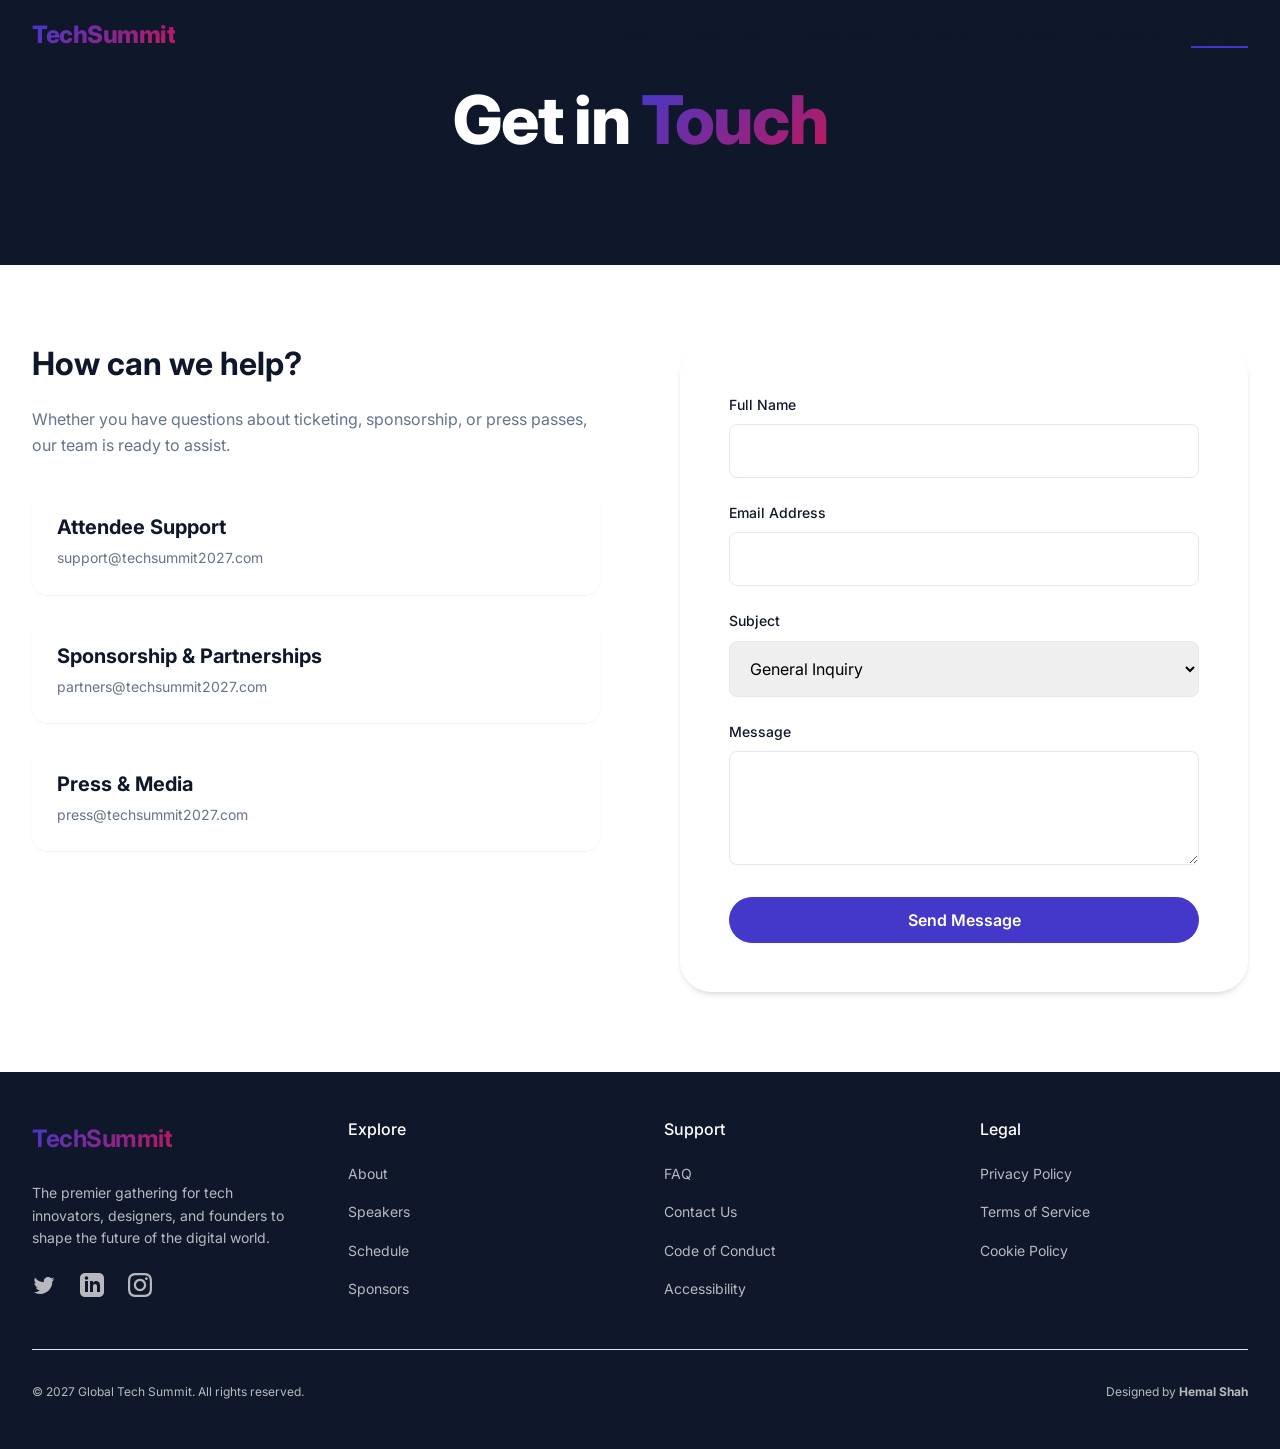
<file: contact.html>
<!DOCTYPE html>
<html lang="en">
<head>
    <meta charset="UTF-8">
    <meta name="viewport" content="width=device-width, initial-scale=1.0">
    <!-- Meta title suggestion: Contact Us | Global Tech Summit 2027 -->
    <title>Contact - Global Tech Summit 2027</title>
    <link rel="stylesheet" href="styles.css">
</head>
<body class="page-contact">
    <header class="site-header glass-nav" role="banner">
        <nav class="main-nav container">
            <a href="index.html" class="logo"><span class="gradient-text-primary">TechSummit</span></a>
            <ul class="nav-links">
                <li><a href="index.html">Home</a></li>
                <li><a href="about.html">About Event</a></li>
                <li><a href="speakers.html">Speakers</a></li>
                <li><a href="schedule.html">Schedule</a></li>
                <li><a href="tickets.html">Tickets</a></li>
                <li><a href="sponsors.html">Sponsors</a></li>
                <li><a href="contact.html" aria-current="page">Contact</a></li>
            </ul>
        </nav>
    </header>

    <main id="main-content">
        <section class="section-inner-hero bg-dark text-white py-xxl relative text-center">
            <div class="container relative z-10">
                <h1 class="display-title mb-md">Get in <span class="gradient-text-primary">Touch</span></h1>
            </div>
        </section>

        <section class="section-contact py-xxl">
            <div class="container grid-2-col gap-xxl align-start">
                <div class="contact-info space-y-md">
                    <h2 class="h2 mb-sm">How can we help?</h2>
                    <p class="text-muted mb-lg">Whether you have questions about ticketing, sponsorship, or press passes, our team is ready to assist.</p>
                    
                    <article class="contact-card glass-panel p-md rounded-lg shadow-sm border-l-primary">
                        <h3 class="h5 mb-xs">Attendee Support</h3>
                        <p class="text-muted text-sm">support@techsummit2027.com</p>
                    </article>
                    <article class="contact-card glass-panel p-md rounded-lg shadow-sm border-l-secondary">
                        <h3 class="h5 mb-xs">Sponsorship & Partnerships</h3>
                        <p class="text-muted text-sm">partners@techsummit2027.com</p>
                    </article>
                    <article class="contact-card glass-panel p-md rounded-lg shadow-sm border-l-accent">
                        <h3 class="h5 mb-xs">Press & Media</h3>
                        <p class="text-muted text-sm">press@techsummit2027.com</p>
                    </article>
                </div>
                
                <div class="contact-form-wrapper glass-panel p-xl rounded-2xl shadow-md border-subtle">
                    <form class="contact-form space-y-md">
                        <div>
                            <label for="name" class="block text-sm font-medium mb-xs">Full Name</label>
                            <input type="text" id="name" class="form-input w-full p-sm rounded-md border-subtle" required>
                        </div>
                        <div>
                            <label for="email" class="block text-sm font-medium mb-xs">Email Address</label>
                            <input type="email" id="email" class="form-input w-full p-sm rounded-md border-subtle" required>
                        </div>
                        <div>
                            <label for="subject" class="block text-sm font-medium mb-xs">Subject</label>
                            <select id="subject" class="form-select w-full p-sm rounded-md border-subtle">
                                <option>General Inquiry</option>
                                <option>Ticketing</option>
                                <option>Sponsorship</option>
                            </select>
                        </div>
                        <div>
                            <label for="message" class="block text-sm font-medium mb-xs">Message</label>
                            <textarea id="message" rows="4" class="form-input w-full p-sm rounded-md border-subtle" required></textarea>
                        </div>
                        <button type="submit" class="btn btn-primary w-full">Send Message</button>
                    </form>
                </div>
            </div>
        </section>
    </main>

    <!-- FOOTER -->
    <footer class="site-footer bg-dark text-white-alpha py-xl" role="contentinfo">
        <div class="container">
            <div class="footer-grid grid-4-col gap-xl mb-xl">
                <div class="footer-brand col-span-2-mobile">
                    <a href="index.html" class="logo mb-md inline-block">
                        <span class="gradient-text-primary h4 font-bold text-white">TechSummit</span>
                    </a>
                    <p class="text-sm mb-md max-w-xs">
                        The premier gathering for tech innovators, designers, and founders to shape the future of the digital world.
                    </p>
                    <div class="social-links flex gap-md">
                        <a href="#" aria-label="Twitter" class="hover-text-white transition-colors">
                            <svg width="24" height="24" viewBox="0 0 24 24" fill="currentColor" aria-hidden="true"><path d="M22.46 6c-.77.35-1.6.58-2.46.69.88-.53 1.56-1.37 1.88-2.38-.83.5-1.75.85-2.72 1.05C18.37 4.5 17.26 4 16 4c-2.35 0-4.27 1.92-4.27 4.29 0 .34.04.67.11.98C8.28 9.09 5.11 7.38 3 4.79c-.37.63-.58 1.37-.58 2.15 0 1.49.75 2.81 1.91 3.56-.71 0-1.37-.2-1.95-.5v.03c0 2.08 1.48 3.82 3.44 4.21a4.22 4.22 0 0 1-1.93.07 4.28 4.28 0 0 0 4 2.98 8.521 8.521 0 0 1-5.33 1.84c-.34 0-.68-.02-1.02-.06C3.44 20.29 5.7 21 8.12 21 16 21 20.33 14.46 20.33 8.79c0-.19 0-.37-.01-.56.84-.6 1.56-1.36 2.14-2.23z"></path></svg>
                        </a>
                        <a href="#" aria-label="LinkedIn" class="hover-text-white transition-colors">
                            <svg width="24" height="24" viewBox="0 0 24 24" fill="currentColor" aria-hidden="true"><path d="M19 0h-14c-2.761 0-5 2.239-5 5v14c0 2.761 2.239 5 5 5h14c2.762 0 5-2.239 5-5v-14c0-2.761-2.238-5-5-5zm-11 19h-3v-11h3v11zm-1.5-12.268c-.966 0-1.75-.79-1.75-1.764s.784-1.764 1.75-1.764 1.75.79 1.75 1.764-.783 1.764-1.75 1.764zm13.5 12.268h-3v-5.604c0-3.368-4-3.113-4 0v5.604h-3v-11h3v1.765c1.396-2.586 7-2.777 7 2.476v6.759z"></path></svg>
                        </a>
                        <a href="#" aria-label="Instagram" class="hover-text-white transition-colors">
                            <svg width="24" height="24" viewBox="0 0 24 24" fill="currentColor" aria-hidden="true"><path d="M12 2.163c3.204 0 3.584.012 4.85.07 3.252.148 4.771 1.691 4.919 4.919.058 1.265.069 1.645.069 4.849 0 3.205-.012 3.584-.069 4.849-.149 3.225-1.664 4.771-4.919 4.919-1.266.058-1.644.07-4.85.07-3.204 0-3.584-.012-4.849-.07-3.26-.149-4.771-1.699-4.919-4.92-.058-1.265-.07-1.644-.07-4.849 0-3.204.013-3.583.07-4.849.149-3.227 1.664-4.771 4.919-4.919 1.266-.057 1.645-.069 4.849-.069zm0-2.163c-3.259 0-3.667.014-4.947.072-4.358.2-6.78 2.618-6.98 6.98-.059 1.281-.073 1.689-.073 4.948 0 3.259.014 3.668.072 4.948.2 4.358 2.618 6.78 6.98 6.98 1.281.058 1.689.072 4.948.072 3.259 0 3.668-.014 4.948-.072 4.354-.2 6.782-2.618 6.979-6.98.059-1.28.073-1.689.073-4.948 0-3.259-.014-3.667-.072-4.947-.196-4.354-2.617-6.78-6.979-6.98-1.281-.059-1.69-.073-4.949-.073zm0 5.838c-3.403 0-6.162 2.759-6.162 6.162s2.759 6.163 6.162 6.163 6.162-2.759 6.162-6.163c0-3.403-2.759-6.162-6.162-6.162zm0 10.162c-2.209 0-4-1.79-4-4s1.791-4 4-4 4 1.79 4 4-1.791 4-4 4zm6.406-11.845c-.796 0-1.441.645-1.441 1.44s.645 1.44 1.441 1.44c.795 0 1.439-.645 1.439-1.44s-.644-1.44-1.439-1.44z"></path></svg>
                        </a>
                    </div>
                </div>
                
                <div class="footer-links">
                    <h4 class="text-white mb-md font-medium">Explore</h4>
                    <ul class="no-bullets space-y-sm text-sm">
                        <li><a href="about.html" class="hover-text-primary transition-colors">About</a></li>
                        <li><a href="speakers.html" class="hover-text-primary transition-colors">Speakers</a></li>
                        <li><a href="schedule.html" class="hover-text-primary transition-colors">Schedule</a></li>
                        <li><a href="sponsors.html" class="hover-text-primary transition-colors">Sponsors</a></li>
                    </ul>
                </div>
                
                <div class="footer-links">
                    <h4 class="text-white mb-md font-medium">Support</h4>
                    <ul class="no-bullets space-y-sm text-sm">
                        <li><a href="faq.html" class="hover-text-primary transition-colors">FAQ</a></li>
                        <li><a href="contact.html" class="hover-text-primary transition-colors">Contact Us</a></li>
                        <li><a href="code-of-conduct.html" class="hover-text-primary transition-colors">Code of Conduct</a></li>
                        <li><a href="accessibility.html" class="hover-text-primary transition-colors">Accessibility</a></li>
                    </ul>
                </div>
                
                <div class="footer-links">
                    <h4 class="text-white mb-md font-medium">Legal</h4>
                    <ul class="no-bullets space-y-sm text-sm">
                        <li><a href="privacy.html" class="hover-text-primary transition-colors">Privacy Policy</a></li>
                        <li><a href="terms.html" class="hover-text-primary transition-colors">Terms of Service</a></li>
                        <li><a href="cookies.html" class="hover-text-primary transition-colors">Cookie Policy</a></li>
                    </ul>
                </div>
            </div>
            
            <div class="footer-bottom border-t border-dark-lighter pt-lg flex justify-between align-center text-xs flex-col-mobile gap-sm text-center-mobile">
                <p>&copy; <time datetime="2027">2027</time> Global Tech Summit. All rights reserved.</p>
                <p>Designed by <a href="https://hemalshah.vercel.app" target="_blank" rel="noopener noreferrer" class="hover-text-primary transition-colors font-bold">Hemal Shah</a></p>
            </div>
        </div>
    </footer>

    <script src="main.js" defer></script>
</body>
</html>
</file>
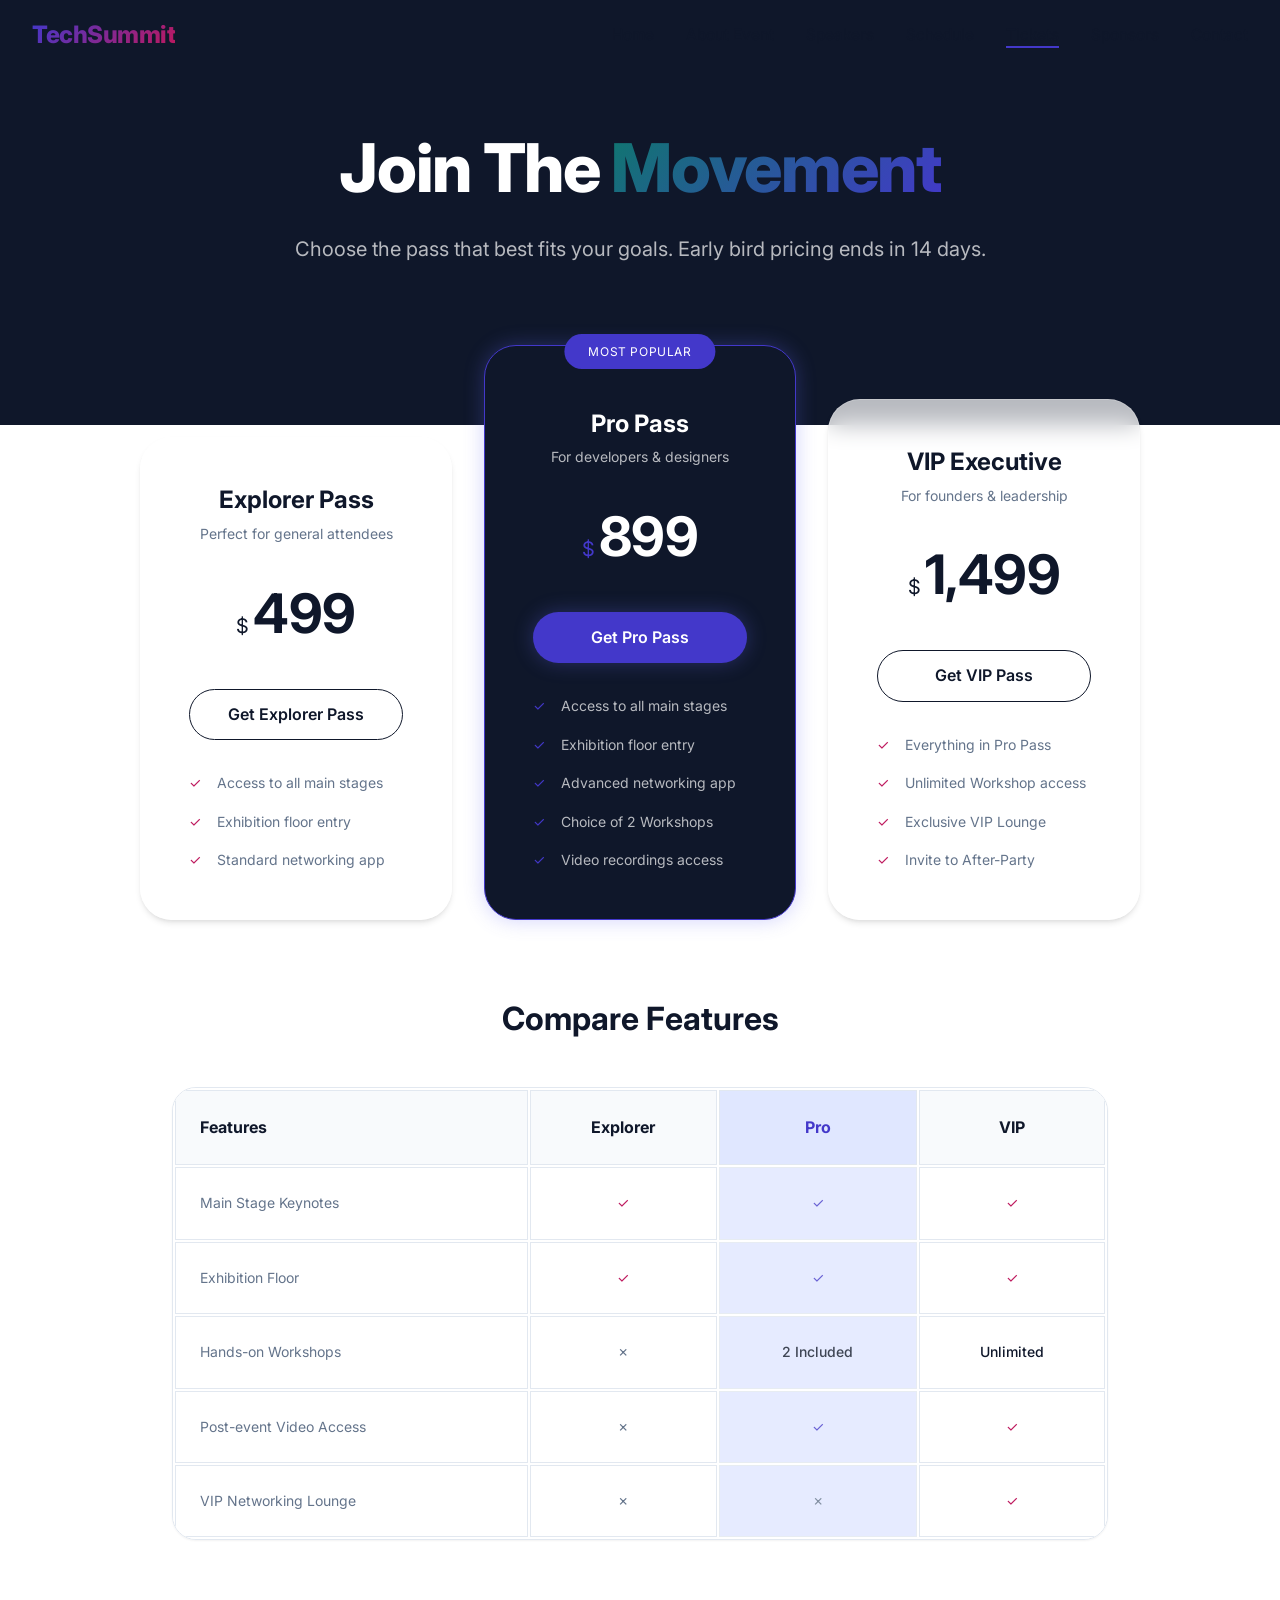
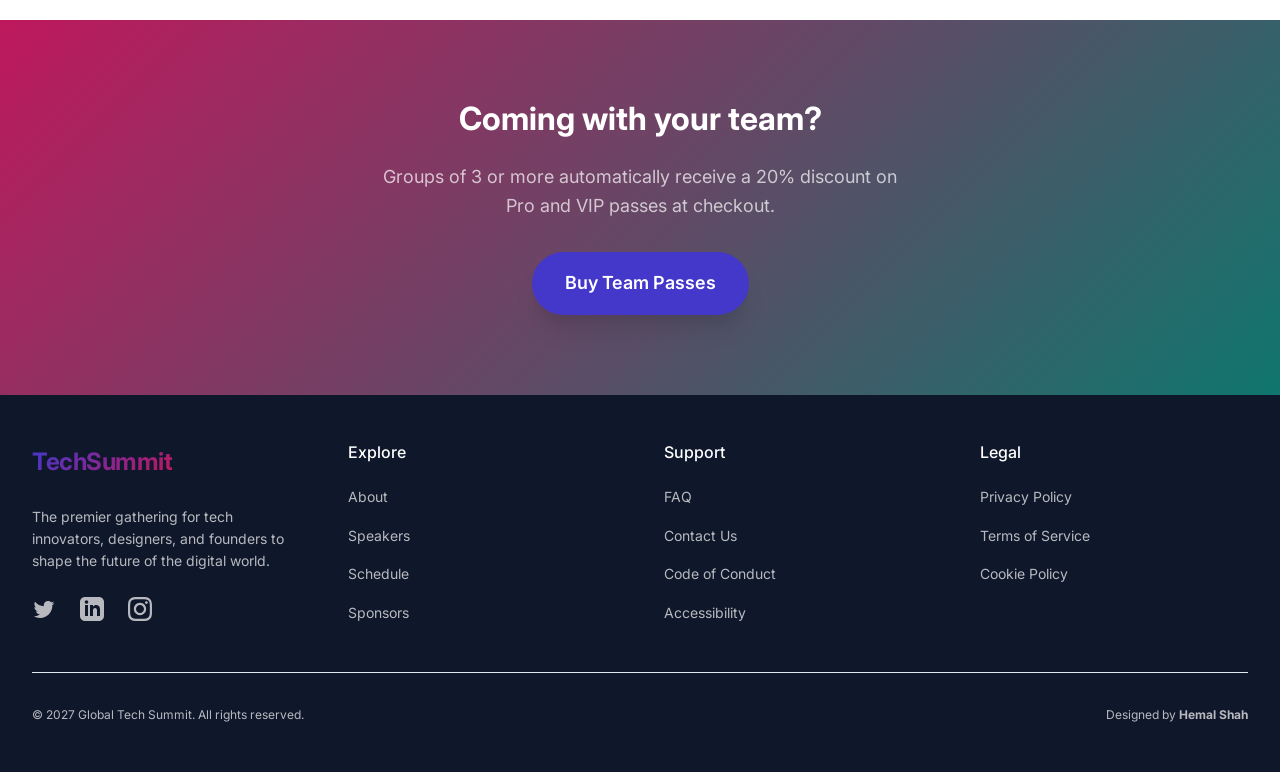
<file: tickets.html>
<!DOCTYPE html>
<html lang="en">
<head>
    <meta charset="UTF-8">
    <meta name="viewport" content="width=device-width, initial-scale=1.0">
    
    <!-- Meta title suggestion: Tickets & Pricing | Global Tech Summit 2027 -->
    <meta name="description" content="Secure your pass for the Global Tech Summit. Compare Explorer, Pro, and VIP Executive passes. Early bird pricing ends soon!">
    <!-- Schema suggestion: Product schema for each ticket type with Offers -->
    
    <title>Tickets - Global Tech Summit 2027</title>
    <link rel="stylesheet" href="styles.css">
</head>
<body class="page-tickets">
    
    <!-- Smooth Section Transition -->
    
    <!-- HEADER & NAVIGATION -->
    <header class="site-header glass-nav" role="banner">
        <nav class="main-nav container" aria-label="Main Navigation">
            <a href="index.html" class="logo" aria-label="Global Tech Summit Home">
                <span class="gradient-text-primary">TechSummit</span>
            </a>
            
            <ul class="nav-links" role="menubar">
                <li role="none"><a href="index.html" role="menuitem">Home</a></li>
                <li role="none"><a href="about.html" role="menuitem">About Event</a></li>
                <li role="none"><a href="speakers.html" role="menuitem">Speakers</a></li>
                <li role="none"><a href="schedule.html" role="menuitem">Schedule</a></li>
                <li role="none"><a href="tickets.html" role="menuitem" aria-current="page">Tickets</a></li>
                <li role="none"><a href="sponsors.html" role="menuitem">Sponsors</a></li>
                <li role="none"><a href="contact.html" role="menuitem">Contact</a></li>
            </ul>
        </nav>
    </header>

    <main id="main-content">
        
        <!-- 1. INNER PAGE HERO SECTION -->
        <section class="section-inner-hero bg-dark text-white py-xxxl relative overflow-hidden" aria-labelledby="tickets-hero-heading">
            <!-- Parallax Background -->
            <div class="hero-bg-gradient absolute inset-0 bg-gradient-to-r from-primary-dark to-dark opacity-50"></div>
            
            <div class="container relative z-10 text-center max-w-lg mx-auto">
                <!-- Fade Up -->
                <h1 id="tickets-hero-heading" class="display-title mb-md">Join The <span class="gradient-text-accent">Movement</span></h1>
                <p class="hero-subtitle text-xl text-white-alpha mb-lg">
                    Choose the pass that best fits your goals. Early bird pricing ends in 14 days.
                </p>
            </div>
        </section>

        <!-- 2. PRICING CARDS -->
        <section class="section-pricing relative -mt-xxl z-20" aria-label="Pricing Options">
            <div class="container">
                <!-- Stagger Cards -->
                <div class="pricing-grid grid-3-col gap-lg align-end max-w-xl mx-auto">
                    
                    <!-- Pricing Card 1 -->
                    <!-- Scale on Hover -->
                    <article class="pricing-card glass-panel bg-white rounded-2xl p-xl border-subtle shadow-md text-center">
                        <h2 class="h4 mb-xs">Explorer Pass</h2>
                        <p class="text-sm text-muted mb-md">Perfect for general attendees</p>
                        <div class="price-block mb-lg text-dark">
                            <span class="currency text-xl align-top">$</span>
                            <span class="amount display-medium font-bold">499</span>
                        </div>
                        <a href="checkout.html?plan=explorer" class="btn btn-outline w-full mb-lg">Get Explorer Pass</a>
                        <ul class="feature-list text-left no-bullets space-y-sm text-sm text-muted">
                            <li class="flex align-center gap-sm"><span class="text-secondary" aria-hidden="true">✓</span> Access to all main stages</li>
                            <li class="flex align-center gap-sm"><span class="text-secondary" aria-hidden="true">✓</span> Exhibition floor entry</li>
                            <li class="flex align-center gap-sm"><span class="text-secondary" aria-hidden="true">✓</span> Standard networking app</li>
                        </ul>
                    </article>

                    <!-- Pricing Card 2 (Featured) -->
                    <!-- Scale on Hover -->
                    <article class="pricing-card bg-dark text-white rounded-2xl p-xl border-primary relative transform-scale-up shadow-glow text-center group">
                        <div class="badge-absolute bg-primary text-white text-xs px-md py-xs rounded-full uppercase tracking-wide">Most Popular</div>
                        <h2 class="h4 mb-xs mt-sm text-white">Pro Pass</h2>
                        <p class="text-sm text-white-alpha mb-md">For developers & designers</p>
                        <div class="price-block mb-lg">
                            <span class="currency text-xl align-top text-primary">$</span>
                            <span class="amount display-medium font-bold">899</span>
                        </div>
                        <a href="checkout.html?plan=pro" class="btn btn-primary w-full mb-lg shadow-glow">Get Pro Pass</a>
                        <ul class="feature-list text-left no-bullets space-y-sm text-sm text-white-alpha">
                            <li class="flex align-center gap-sm"><span class="text-primary" aria-hidden="true">✓</span> Access to all main stages</li>
                            <li class="flex align-center gap-sm"><span class="text-primary" aria-hidden="true">✓</span> Exhibition floor entry</li>
                            <li class="flex align-center gap-sm"><span class="text-primary" aria-hidden="true">✓</span> Advanced networking app</li>
                            <li class="flex align-center gap-sm"><span class="text-primary" aria-hidden="true">✓</span> Choice of 2 Workshops</li>
                            <li class="flex align-center gap-sm"><span class="text-primary" aria-hidden="true">✓</span> Video recordings access</li>
                        </ul>
                    </article>

                    <!-- Pricing Card 3 -->
                    <!-- Scale on Hover -->
                    <article class="pricing-card glass-panel bg-white rounded-2xl p-xl border-subtle shadow-md text-center">
                        <h2 class="h4 mb-xs">VIP Executive</h2>
                        <p class="text-sm text-muted mb-md">For founders & leadership</p>
                        <div class="price-block mb-lg text-dark">
                            <span class="currency text-xl align-top">$</span>
                            <span class="amount display-medium font-bold">1,499</span>
                        </div>
                        <a href="checkout.html?plan=vip" class="btn btn-outline w-full mb-lg">Get VIP Pass</a>
                        <ul class="feature-list text-left no-bullets space-y-sm text-sm text-muted">
                            <li class="flex align-center gap-sm"><span class="text-secondary" aria-hidden="true">✓</span> Everything in Pro Pass</li>
                            <li class="flex align-center gap-sm"><span class="text-secondary" aria-hidden="true">✓</span> Unlimited Workshop access</li>
                            <li class="flex align-center gap-sm"><span class="text-secondary" aria-hidden="true">✓</span> Exclusive VIP Lounge</li>
                            <li class="flex align-center gap-sm"><span class="text-secondary" aria-hidden="true">✓</span> Invite to After-Party</li>
                        </ul>
                    </article>

                </div>
            </div>
        </section>

        <!-- 3. DETAILED COMPARISON TABLE -->
        <section class="section-comparison py-xxl" aria-labelledby="comparison-heading">
            <div class="container max-w-xl mx-auto">
                <div class="text-center mb-xl">
                    <h2 id="comparison-heading" class="section-title h2">Compare Features</h2>
                </div>
                
                <div class="table-responsive rounded-xl overflow-hidden border border-subtle shadow-sm">
                    <table class="w-full text-left border-collapse bg-white">
                        <thead class="bg-alt text-dark">
                            <tr>
                                <th class="p-md border-b border-subtle font-bold">Features</th>
                                <th class="p-md border-b border-subtle font-bold text-center w-1-5">Explorer</th>
                                <th class="p-md border-b border-subtle font-bold text-center w-1-5 bg-primary-light text-primary">Pro</th>
                                <th class="p-md border-b border-subtle font-bold text-center w-1-5">VIP</th>
                            </tr>
                        </thead>
                        <tbody class="text-sm text-muted">
                            <tr>
                                <td class="p-md border-b border-subtle">Main Stage Keynotes</td>
                                <td class="p-md border-b border-subtle text-center text-secondary">✓</td>
                                <td class="p-md border-b border-subtle text-center text-primary bg-primary-light opacity-80">✓</td>
                                <td class="p-md border-b border-subtle text-center text-secondary">✓</td>
                            </tr>
                            <tr>
                                <td class="p-md border-b border-subtle">Exhibition Floor</td>
                                <td class="p-md border-b border-subtle text-center text-secondary">✓</td>
                                <td class="p-md border-b border-subtle text-center text-primary bg-primary-light opacity-80">✓</td>
                                <td class="p-md border-b border-subtle text-center text-secondary">✓</td>
                            </tr>
                            <tr>
                                <td class="p-md border-b border-subtle">Hands-on Workshops</td>
                                <td class="p-md border-b border-subtle text-center text-muted">✗</td>
                                <td class="p-md border-b border-subtle text-center text-dark font-medium bg-primary-light opacity-80">2 Included</td>
                                <td class="p-md border-b border-subtle text-center text-dark font-medium">Unlimited</td>
                            </tr>
                            <tr>
                                <td class="p-md border-b border-subtle">Post-event Video Access</td>
                                <td class="p-md border-b border-subtle text-center text-muted">✗</td>
                                <td class="p-md border-b border-subtle text-center text-primary bg-primary-light opacity-80">✓</td>
                                <td class="p-md border-b border-subtle text-center text-secondary">✓</td>
                            </tr>
                            <tr>
                                <td class="p-md border-b border-subtle">VIP Networking Lounge</td>
                                <td class="p-md border-b border-subtle text-center text-muted">✗</td>
                                <td class="p-md border-b border-subtle text-center text-muted bg-primary-light opacity-80">✗</td>
                                <td class="p-md border-b border-subtle text-center text-secondary">✓</td>
                            </tr>
                        </tbody>
                    </table>
                </div>
            </div>
        </section>

        <!-- 4. TEAM DISCOUNT CTA -->
        <section class="section-group-cta py-xxl bg-gradient-secondary text-white text-center">
            <div class="container max-w-md mx-auto">
                <h2 class="h2 mb-md">Coming with your team?</h2>
                <p class="text-large text-white-alpha mb-lg">Groups of 3 or more automatically receive a 20% discount on Pro and VIP passes at checkout.</p>
                <a href="checkout.html?plan=team" class="btn btn-primary btn-large shadow-heavy">Buy Team Passes</a>
            </div>
        </section>

    </main>

    <!-- FOOTER -->
    <footer class="site-footer bg-dark text-white-alpha py-xl" role="contentinfo">
        <div class="container">
            <div class="footer-grid grid-4-col gap-xl mb-xl">
                <div class="footer-brand col-span-2-mobile">
                    <a href="index.html" class="logo mb-md inline-block">
                        <span class="gradient-text-primary h4 font-bold text-white">TechSummit</span>
                    </a>
                    <p class="text-sm mb-md max-w-xs">
                        The premier gathering for tech innovators, designers, and founders to shape the future of the digital world.
                    </p>
                    <div class="social-links flex gap-md">
                        <a href="#" aria-label="Twitter" class="hover-text-white transition-colors">
                            <svg width="24" height="24" viewBox="0 0 24 24" fill="currentColor" aria-hidden="true"><path d="M22.46 6c-.77.35-1.6.58-2.46.69.88-.53 1.56-1.37 1.88-2.38-.83.5-1.75.85-2.72 1.05C18.37 4.5 17.26 4 16 4c-2.35 0-4.27 1.92-4.27 4.29 0 .34.04.67.11.98C8.28 9.09 5.11 7.38 3 4.79c-.37.63-.58 1.37-.58 2.15 0 1.49.75 2.81 1.91 3.56-.71 0-1.37-.2-1.95-.5v.03c0 2.08 1.48 3.82 3.44 4.21a4.22 4.22 0 0 1-1.93.07 4.28 4.28 0 0 0 4 2.98 8.521 8.521 0 0 1-5.33 1.84c-.34 0-.68-.02-1.02-.06C3.44 20.29 5.7 21 8.12 21 16 21 20.33 14.46 20.33 8.79c0-.19 0-.37-.01-.56.84-.6 1.56-1.36 2.14-2.23z"></path></svg>
                        </a>
                        <a href="#" aria-label="LinkedIn" class="hover-text-white transition-colors">
                            <svg width="24" height="24" viewBox="0 0 24 24" fill="currentColor" aria-hidden="true"><path d="M19 0h-14c-2.761 0-5 2.239-5 5v14c0 2.761 2.239 5 5 5h14c2.762 0 5-2.239 5-5v-14c0-2.761-2.238-5-5-5zm-11 19h-3v-11h3v11zm-1.5-12.268c-.966 0-1.75-.79-1.75-1.764s.784-1.764 1.75-1.764 1.75.79 1.75 1.764-.783 1.764-1.75 1.764zm13.5 12.268h-3v-5.604c0-3.368-4-3.113-4 0v5.604h-3v-11h3v1.765c1.396-2.586 7-2.777 7 2.476v6.759z"></path></svg>
                        </a>
                        <a href="#" aria-label="Instagram" class="hover-text-white transition-colors">
                            <svg width="24" height="24" viewBox="0 0 24 24" fill="currentColor" aria-hidden="true"><path d="M12 2.163c3.204 0 3.584.012 4.85.07 3.252.148 4.771 1.691 4.919 4.919.058 1.265.069 1.645.069 4.849 0 3.205-.012 3.584-.069 4.849-.149 3.225-1.664 4.771-4.919 4.919-1.266.058-1.644.07-4.85.07-3.204 0-3.584-.012-4.849-.07-3.26-.149-4.771-1.699-4.919-4.92-.058-1.265-.07-1.644-.07-4.849 0-3.204.013-3.583.07-4.849.149-3.227 1.664-4.771 4.919-4.919 1.266-.057 1.645-.069 4.849-.069zm0-2.163c-3.259 0-3.667.014-4.947.072-4.358.2-6.78 2.618-6.98 6.98-.059 1.281-.073 1.689-.073 4.948 0 3.259.014 3.668.072 4.948.2 4.358 2.618 6.78 6.98 6.98 1.281.058 1.689.072 4.948.072 3.259 0 3.668-.014 4.948-.072 4.354-.2 6.782-2.618 6.979-6.98.059-1.28.073-1.689.073-4.948 0-3.259-.014-3.667-.072-4.947-.196-4.354-2.617-6.78-6.979-6.98-1.281-.059-1.69-.073-4.949-.073zm0 5.838c-3.403 0-6.162 2.759-6.162 6.162s2.759 6.163 6.162 6.163 6.162-2.759 6.162-6.163c0-3.403-2.759-6.162-6.162-6.162zm0 10.162c-2.209 0-4-1.79-4-4s1.791-4 4-4 4 1.79 4 4-1.791 4-4 4zm6.406-11.845c-.796 0-1.441.645-1.441 1.44s.645 1.44 1.441 1.44c.795 0 1.439-.645 1.439-1.44s-.644-1.44-1.439-1.44z"></path></svg>
                        </a>
                    </div>
                </div>
                
                <div class="footer-links">
                    <h4 class="text-white mb-md font-medium">Explore</h4>
                    <ul class="no-bullets space-y-sm text-sm">
                        <li><a href="about.html" class="hover-text-primary transition-colors">About</a></li>
                        <li><a href="speakers.html" class="hover-text-primary transition-colors">Speakers</a></li>
                        <li><a href="schedule.html" class="hover-text-primary transition-colors">Schedule</a></li>
                        <li><a href="sponsors.html" class="hover-text-primary transition-colors">Sponsors</a></li>
                    </ul>
                </div>
                
                <div class="footer-links">
                    <h4 class="text-white mb-md font-medium">Support</h4>
                    <ul class="no-bullets space-y-sm text-sm">
                        <li><a href="faq.html" class="hover-text-primary transition-colors">FAQ</a></li>
                        <li><a href="contact.html" class="hover-text-primary transition-colors">Contact Us</a></li>
                        <li><a href="code-of-conduct.html" class="hover-text-primary transition-colors">Code of Conduct</a></li>
                        <li><a href="accessibility.html" class="hover-text-primary transition-colors">Accessibility</a></li>
                    </ul>
                </div>
                
                <div class="footer-links">
                    <h4 class="text-white mb-md font-medium">Legal</h4>
                    <ul class="no-bullets space-y-sm text-sm">
                        <li><a href="privacy.html" class="hover-text-primary transition-colors">Privacy Policy</a></li>
                        <li><a href="terms.html" class="hover-text-primary transition-colors">Terms of Service</a></li>
                        <li><a href="cookies.html" class="hover-text-primary transition-colors">Cookie Policy</a></li>
                    </ul>
                </div>
            </div>
            
            <div class="footer-bottom border-t border-dark-lighter pt-lg flex justify-between align-center text-xs flex-col-mobile gap-sm text-center-mobile">
                <p>&copy; <time datetime="2027">2027</time> Global Tech Summit. All rights reserved.</p>
                <p>Designed by <a href="https://hemalshah.vercel.app" target="_blank" rel="noopener noreferrer" class="hover-text-primary transition-colors font-bold">Hemal Shah</a></p>
            </div>
        </div>
    </footer>

    <script src="main.js" defer></script>
</body>
</html>
</file>
<file: styles.css>
@import url('https://fonts.googleapis.com/css2?family=Inter:wght@300;400;500;600;700;800&display=swap');

/* ==========================================================================
   CSS VARIABLES & DESIGN TOKENS
   ========================================================================== */
:root {
  /* Colors */
  --primary: #4338ca; /* Indigo 700 */
  --primary-dark: #3730a3;
  --primary-light: #e0e7ff;
  --secondary: #be185d; /* Pink 700 */
  --secondary-dark: #9d174d;
  --secondary-light: #fce7f3;
  --accent: #0f766e; /* Teal 700 */
  --accent-light: #ccfbf1;
  
  --dark: #0f172a; /* Slate 900 */
  --dark-lighter: #1e293b; /* Slate 800 */
  --white: #ffffff;
  --white-alpha: rgba(255, 255, 255, 0.7);
  
  --bg-main: #ffffff;
  --bg-alt: #f8fafc; /* Slate 50 */
  --text-main: #0f172a;
  --text-muted: #64748b;
  --border-subtle: #e2e8f0;

  /* Typography */
  --font-family: 'Inter', -apple-system, BlinkMacSystemFont, "Segoe UI", Roboto, sans-serif;
  
  /* Spacing */
  --spacing-xs: 0.5rem;
  --spacing-sm: 1rem;
  --spacing-md: 1.5rem;
  --spacing-lg: 2rem;
  --spacing-xl: 3rem;
  --spacing-xxl: 5rem;
  --spacing-xxxl: 8rem;

  /* Border Radius */
  --radius-sm: 0.25rem;
  --radius-md: 0.5rem;
  --radius-lg: 1rem;
  --radius-xl: 1.5rem;
  --radius-2xl: 2rem;
  --radius-full: 9999px;

  /* Shadows */
  --shadow-sm: 0 1px 2px 0 rgba(0, 0, 0, 0.05);
  --shadow-md: 0 4px 6px -1px rgba(0, 0, 0, 0.1), 0 2px 4px -1px rgba(0, 0, 0, 0.06);
  --shadow-heavy: 0 20px 25px -5px rgba(0, 0, 0, 0.1), 0 10px 10px -5px rgba(0, 0, 0, 0.04);
  --shadow-glow: 0 0 20px rgba(99, 102, 241, 0.3);
  
  /* Glassmorphism */
  --glass-bg: rgba(255, 255, 255, 0.7);
  --glass-bg-dark: rgba(15, 23, 42, 0.7);
  --glass-border: rgba(255, 255, 255, 0.2);
  --glass-blur: 12px;

  /* Transitions */
  --transition-fast: 150ms ease-in-out;
  --transition-normal: 300ms ease-in-out;
  --transition-slow: 500ms ease-in-out;
}

/* ==========================================================================
   RESET & BASE STYLES
   ========================================================================== */
*, *::before, *::after {
  box-sizing: border-box;
  margin: 0;
  padding: 0;
}

html {
  scroll-behavior: smooth;
  font-size: 16px;
}

body {
  font-family: var(--font-family);
  color: var(--text-main);
  background-color: var(--bg-main);
  line-height: 1.6;
  overflow-x: hidden;
  -webkit-font-smoothing: antialiased;
}

a {
  text-decoration: none;
  color: inherit;
  transition: color var(--transition-fast);
}

img, svg {
  max-width: 100%;
  height: auto;
  display: block;
}

button, input, select, textarea {
  font-family: inherit;
  font-size: inherit;
  border: none;
  outline: none;
}

button {
  cursor: pointer;
  background: transparent;
}

ul.no-bullets, ol.no-bullets {
  list-style: none;
}

/* ==========================================================================
   TYPOGRAPHY
   ========================================================================== */
h1, h2, h3, h4, h5, h6 {
  font-weight: 700;
  line-height: 1.2;
  margin-bottom: var(--spacing-sm);
  color: inherit;
}

.display-large { font-size: clamp(3rem, 5vw + 1rem, 5rem); font-weight: 800; letter-spacing: -0.02em; }
.display-title { font-size: clamp(2.5rem, 4vw + 1rem, 4.5rem); font-weight: 800; letter-spacing: -0.02em; }
.display-medium { font-size: clamp(2rem, 3vw + 1rem, 3.5rem); font-weight: 700; letter-spacing: -0.01em; }
.display-small { font-size: clamp(1.5rem, 2vw + 1rem, 2.5rem); font-weight: 700; }

.h1 { font-size: 2.5rem; }
.h2 { font-size: 2rem; }
.h3 { font-size: 1.75rem; }
.h4 { font-size: 1.5rem; }
.h5 { font-size: 1.25rem; }
.h6 { font-size: 1rem; }

.text-xxl { font-size: 3rem; }
.text-xl { font-size: 1.25rem; }
.text-large { font-size: 1.125rem; }
.text-body { font-size: 1rem; }
.text-sm { font-size: 0.875rem; }
.text-xs { font-size: 0.75rem; }

.font-bold { font-weight: 700; }
.font-medium { font-weight: 500; }
.font-normal { font-weight: 400; }
.italic { font-style: italic; }

.text-center { text-align: center; }
.text-left { text-align: left; }
.text-right { text-align: right; }

.uppercase { text-transform: uppercase; }
.tracking-wide { letter-spacing: 0.05em; }

/* Colors */
.text-primary { color: var(--primary); }
.text-secondary { color: var(--secondary); }
.text-accent { color: var(--accent); }
.text-dark { color: var(--dark); }
.text-muted { color: var(--text-muted); }
.text-white { color: var(--white); }
.text-white-alpha { color: var(--white-alpha); }

/* Gradients */
.gradient-text-primary {
  background: linear-gradient(135deg, var(--primary), var(--secondary));
  -webkit-background-clip: text;
  -webkit-text-fill-color: transparent;
  background-clip: text;
}
.gradient-text-secondary {
  background: linear-gradient(135deg, var(--secondary), var(--accent));
  -webkit-background-clip: text;
  -webkit-text-fill-color: transparent;
  background-clip: text;
}
.gradient-text-accent {
  background: linear-gradient(135deg, var(--accent), var(--primary));
  -webkit-background-clip: text;
  -webkit-text-fill-color: transparent;
  background-clip: text;
}

/* ==========================================================================
   LAYOUT & GRID
   ========================================================================== */
.container {
  width: 100%;
  max-width: 1280px;
  margin: 0 auto;
  padding: 0 var(--spacing-lg);
}

.max-w-md { max-width: 600px; }
.max-w-lg { max-width: 800px; }
.max-w-xl { max-width: 1000px; }
.mx-auto { margin-left: auto; margin-right: auto; }
.w-full { width: 100%; }
.h-full { height: 100%; }

/* Grid Systems */
.grid-2-col { display: grid; grid-template-columns: repeat(2, 1fr); }
.grid-3-col { display: grid; grid-template-columns: repeat(3, 1fr); }
.grid-4-col { display: grid; grid-template-columns: repeat(4, 1fr); }
.grid-auto-fit { display: grid; grid-template-columns: repeat(auto-fit, minmax(250px, 1fr)); }
.grid-rows-2 { display: grid; grid-template-rows: repeat(2, 1fr); }

/* Flexbox */
.flex { display: flex; }
.flex-col { flex-direction: column; }
.align-center { align-items: center; }
.align-start { align-items: flex-start; }
.align-end { align-items: flex-end; }
.justify-center { justify-content: center; }
.justify-between { justify-content: space-between; }
.justify-end { justify-content: flex-end; }
.flex-1 { flex: 1; }
.flex-shrink-0 { flex-shrink: 0; }
.flex-wrap { flex-wrap: wrap; }

/* Aspect Ratios */
.aspect-ratio-1-1 { aspect-ratio: 1 / 1; }
.aspect-ratio-4-3 { aspect-ratio: 4 / 3; }
.aspect-ratio-16-9 { aspect-ratio: 16 / 9; }
.aspect-ratio-3-4 { aspect-ratio: 3 / 4; }
.aspect-ratio-4-5 { aspect-ratio: 4 / 5; }

/* ==========================================================================
   SPACING (Margin & Padding)
   ========================================================================== */
.gap-xs { gap: var(--spacing-xs); }
.gap-sm { gap: var(--spacing-sm); }
.gap-md { gap: var(--spacing-md); }
.gap-lg { gap: var(--spacing-lg); }
.gap-xl { gap: var(--spacing-xl); }
.gap-xxl { gap: var(--spacing-xxl); }

.p-none { padding: 0; }
.p-xs { padding: var(--spacing-xs); }
.p-sm { padding: var(--spacing-sm); }
.p-md { padding: var(--spacing-md); }
.p-lg { padding: var(--spacing-lg); }
.p-xl { padding: var(--spacing-xl); }
.px-xs { padding-left: var(--spacing-xs); padding-right: var(--spacing-xs); }
.px-sm { padding-left: var(--spacing-sm); padding-right: var(--spacing-sm); }
.px-md { padding-left: var(--spacing-md); padding-right: var(--spacing-md); }
.px-lg { padding-left: var(--spacing-lg); padding-right: var(--spacing-lg); }
.py-xs { padding-top: var(--spacing-xs); padding-bottom: var(--spacing-xs); }
.py-sm { padding-top: var(--spacing-sm); padding-bottom: var(--spacing-sm); }
.py-md { padding-top: var(--spacing-md); padding-bottom: var(--spacing-md); }
.py-lg { padding-top: var(--spacing-lg); padding-bottom: var(--spacing-lg); }
.py-xl { padding-top: var(--spacing-xl); padding-bottom: var(--spacing-xl); }
.py-xxl { padding-top: var(--spacing-xxl); padding-bottom: var(--spacing-xxl); }
.py-xxxl { padding-top: var(--spacing-xxxl); padding-bottom: var(--spacing-xxxl); }
.pt-none { padding-top: 0; }
.pt-sm { padding-top: var(--spacing-sm); }
.pt-md { padding-top: var(--spacing-md); }
.pt-lg { padding-top: var(--spacing-lg); }

.mb-none { margin-bottom: 0; }
.mb-xs { margin-bottom: var(--spacing-xs); }
.mb-sm { margin-bottom: var(--spacing-sm); }
.mb-md { margin-bottom: var(--spacing-md); }
.mb-lg { margin-bottom: var(--spacing-lg); }
.mb-xl { margin-bottom: var(--spacing-xl); }
.mb-xxl { margin-bottom: var(--spacing-xxl); }
.mt-sm { margin-top: var(--spacing-sm); }
.mt-md { margin-top: var(--spacing-md); }
.mt-lg { margin-top: var(--spacing-lg); }
.mt-xl { margin-top: var(--spacing-xl); }
.ml-md { margin-left: var(--spacing-md); }
.-mt-lg { margin-top: calc(-1 * var(--spacing-lg)); }
.-ml-md { margin-left: calc(-1 * var(--spacing-md)); }
.-mt-xxl { margin-top: calc(-1 * var(--spacing-xxl)); }

.space-y-xs > * + * { margin-top: var(--spacing-xs); }
.space-y-sm > * + * { margin-top: var(--spacing-sm); }
.space-y-md > * + * { margin-top: var(--spacing-md); }
.space-y-lg > * + * { margin-top: var(--spacing-lg); }

/* ==========================================================================
   BACKGROUNDS & BORDERS
   ========================================================================== */
.bg-white { background-color: var(--white); }
.bg-alt { background-color: var(--bg-alt); }
.bg-dark { background-color: var(--dark); }
.bg-primary { background-color: var(--primary); }
.bg-primary-light { background-color: var(--primary-light); }
.bg-secondary { background-color: var(--secondary); }
.bg-secondary-light { background-color: var(--secondary-light); }
.bg-accent { background-color: var(--accent); }
.bg-accent-light { background-color: var(--accent-light); }

.bg-gradient-primary { background: linear-gradient(135deg, var(--primary), var(--secondary)); }
.bg-gradient-secondary { background: linear-gradient(135deg, var(--secondary), var(--accent)); }
.bg-gradient-dark { background: linear-gradient(135deg, var(--dark), var(--dark-lighter)); }
.bg-gradient-to-t { background: linear-gradient(to top, rgba(15,23,42,0.9), transparent); }

.rounded { border-radius: var(--radius-sm); }
.rounded-md { border-radius: var(--radius-md); }
.rounded-lg { border-radius: var(--radius-lg); }
.rounded-xl { border-radius: var(--radius-xl); }
.rounded-2xl { border-radius: var(--radius-2xl); }
.rounded-full { border-radius: var(--radius-full); }
.rounded-t-3xl { border-top-left-radius: 3rem; border-top-right-radius: 3rem; }

.border { border: 1px solid var(--border-subtle); }
.border-subtle { border: 1px solid var(--border-subtle); }
.border-primary { border: 1px solid var(--primary); }
.border-2 { border-width: 2px; }
.border-dashed { border-style: dashed; }
.border-t { border-top: 1px solid var(--border-subtle); }
.border-b { border-bottom: 1px solid var(--border-subtle); }
.border-l-primary { border-left: 4px solid var(--primary); }
.border-l-secondary { border-left: 4px solid var(--secondary); }
.border-l-accent { border-left: 4px solid var(--accent); }
.border-l-dark { border-left: 4px solid var(--dark); }

/* ==========================================================================
   COMPONENTS
   ========================================================================== */

/* Buttons */
.btn {
  display: inline-flex;
  align-items: center;
  justify-content: center;
  padding: 0.75rem 1.5rem;
  border-radius: var(--radius-full);
  font-weight: 600;
  transition: all var(--transition-normal);
  text-align: center;
  border: 1px solid transparent;
}
.btn-sm { padding: 0.5rem 1rem; font-size: 0.875rem; }
.btn-large { padding: 1rem 2rem; font-size: 1.125rem; }

.btn-primary {
  background: var(--primary);
  color: var(--white);
}
.btn-primary:hover {
  background: var(--primary-dark);
  transform: translateY(-2px);
  box-shadow: var(--shadow-glow);
}

.btn-secondary {
  background: var(--white);
  color: var(--primary);
}
.btn-secondary:hover {
  background: var(--alt);
  transform: translateY(-2px);
}

.btn-outline {
  background: transparent;
  color: var(--dark);
  border-color: var(--dark);
}
.btn-outline:hover {
  background: var(--dark);
  color: var(--white);
}

.btn-outline-white {
  background: transparent;
  color: var(--white);
  border-color: var(--white);
}
.btn-outline-white:hover {
  background: var(--white);
  color: var(--dark);
}

.btn-outline-glass {
  background: rgba(255, 255, 255, 0.1);
  color: var(--white);
  border-color: rgba(255, 255, 255, 0.3);
  backdrop-filter: blur(4px);
}
.btn-outline-glass:hover {
  background: rgba(255, 255, 255, 0.2);
}

/* Glassmorphism Panels */
.glass-panel {
  background: var(--glass-bg);
  backdrop-filter: blur(var(--glass-blur));
  -webkit-backdrop-filter: blur(var(--glass-blur));
  border: 1px solid var(--glass-border);
}
.glass-card {
  background: var(--glass-bg);
  backdrop-filter: blur(var(--glass-blur));
  border: 1px solid var(--glass-border);
}
.glass-card-dark {
  background: var(--glass-bg-dark);
  backdrop-filter: blur(var(--glass-blur));
  border: 1px solid rgba(255, 255, 255, 0.1);
}

/* Navigation */
.site-header {
  position: fixed;
  top: 0;
  left: 0;
  width: 100%;
  z-index: 100;
  transition: all var(--transition-normal);
  padding: var(--spacing-sm) 0;
}
.site-header.glass-nav {
  /* Default clear, applied by JS */
  background: transparent;
}
.site-header.scrolled {
  background: rgba(255, 255, 255, 0.85);
  backdrop-filter: blur(16px);
  -webkit-backdrop-filter: blur(16px);
  border-bottom: 1px solid var(--border-subtle);
  padding: var(--spacing-xs) 0;
  box-shadow: var(--shadow-sm);
}
.site-header.scrolled .text-white {
    color: var(--dark);
}

.main-nav {
  display: flex;
  align-items: center;
  justify-content: space-between;
}
.logo {
  font-size: 1.5rem;
  font-weight: 800;
  letter-spacing: -0.02em;
}
.nav-links {
  display: flex;
  list-style: none;
  gap: var(--spacing-lg);
}
.nav-links a {
  font-weight: 500;
  font-size: 0.95rem;
  color: var(--dark);
  position: relative;
}
.site-header:not(.scrolled) .nav-links a {
    /* If body is dark, adjust nav links */
}
.nav-links a::after {
  content: '';
  position: absolute;
  bottom: -4px;
  left: 0;
  width: 0;
  height: 2px;
  background: var(--primary);
  transition: width var(--transition-normal);
}
.nav-links a:hover::after, .nav-links a[aria-current="page"]::after {
  width: 100%;
}

/* Mobile Menu Button (Injected by JS) */
.mobile-menu-btn {
  display: none;
  font-size: 1.5rem;
  z-index: 101;
}

/* Forms */
.form-input, .form-select {
  border: 1px solid var(--border-subtle);
  font-size: 1rem;
  transition: border-color var(--transition-fast);
}
.form-input:focus, .form-select:focus {
  border-color: var(--primary);
  box-shadow: 0 0 0 3px var(--primary-light);
}

/* Utilities */
.shadow-sm { box-shadow: var(--shadow-sm); }
.shadow-md { box-shadow: var(--shadow-md); }
.shadow-heavy { box-shadow: var(--shadow-heavy); }
.shadow-glow { box-shadow: var(--shadow-glow); }
.shadow-hover:hover {
  transform: translateY(-4px);
  box-shadow: var(--shadow-heavy);
}

.opacity-10 { opacity: 0.1; }
.opacity-20 { opacity: 0.2; }
.opacity-30 { opacity: 0.3; }
.opacity-50 { opacity: 0.5; }
.opacity-70 { opacity: 0.7; }
.opacity-80 { opacity: 0.8; }
.hover-opacity-100:hover { opacity: 1; }

.blur-heavy { filter: blur(64px); }
.mix-blend-screen { mix-blend-mode: screen; }

.relative { position: relative; }
.absolute { position: absolute; }
.sticky { position: sticky; }
.inset-0 { top: 0; right: 0; bottom: 0; left: 0; }
.top-0 { top: 0; }
.bottom-0 { bottom: 0; }
.top-md { top: var(--spacing-md); }
.bottom-sm { bottom: var(--spacing-sm); }
.right-sm { right: var(--spacing-sm); }
.left-md { left: var(--spacing-md); }
.right-md { right: var(--spacing-md); }
.-left-xl { left: calc(-1 * var(--spacing-xl)); }
.top-half { top: 50%; }
.top-nav { top: 70px; }

.z-10 { z-index: 10; }
.z-20 { z-index: 20; }
.z-40 { z-index: 40; }

.overflow-hidden { overflow: hidden; }
.overflow-x-auto { overflow-x: auto; }
.no-scrollbar::-webkit-scrollbar { display: none; }
.no-scrollbar { -ms-overflow-style: none; scrollbar-width: none; }

.block { display: block; }
.inline-block { display: inline-block; }
.visually-hidden {
  position: absolute; width: 1px; height: 1px; padding: 0; margin: -1px;
  overflow: hidden; clip: rect(0, 0, 0, 0); white-space: nowrap; border-width: 0;
}

.transition-all { transition: all var(--transition-normal); }
.transition-slow { transition: all var(--transition-slow); }
.transition-transform { transition: transform var(--transition-normal); }

.transform-translate-y-half { transform: translateY(-50%); }
.transform-scale-up:hover { transform: scale(1.02); }

.group-hover-zoom { transition: transform 0.8s cubic-bezier(0.25, 0.46, 0.45, 0.94); }
.group:hover .group-hover-zoom { transform: scale(1.08); }

.link-primary { color: var(--primary); transition: color var(--transition-fast); }
.link-primary:hover { color: var(--primary-dark); }
.link-dark { color: var(--dark); }
.hover-text-primary:hover { color: var(--primary); }
.hover-text-secondary:hover { color: var(--secondary); }
.hover-text-white:hover { color: var(--white); }
.hover-bg-alt:hover { background-color: var(--bg-alt); }

.cursor-pointer { cursor: pointer; }
details > summary { list-style: none; }
details > summary::-webkit-details-marker { display: none; }
.group-open\:rotate-45 { transition: transform var(--transition-fast); }
details[open] .group-open\:rotate-45 { transform: rotate(45deg); }

.badge { display: inline-block; padding: 0.25rem 0.5rem; font-size: 0.75rem; border-radius: var(--radius-sm); font-weight: 600; text-transform: uppercase; }
.badge-absolute { position: absolute; top: -12px; left: 50%; transform: translateX(-50%); }

/* Marquee Animation */
.marquee-container {
  overflow: hidden;
  white-space: nowrap;
  width: 100%;
}
.logo-track {
  display: inline-flex;
  gap: var(--spacing-xxl);
  animation: scroll 30s linear infinite;
  align-items: center;
}
@keyframes scroll {
  0% { transform: translateX(0); }
  100% { transform: translateX(-50%); }
}

/* Base Reveal Animation Classes (Used by JS) */
.reveal {
  opacity: 0;
  transform: translateY(30px);
  transition: all 0.8s cubic-bezier(0.5, 0, 0, 1);
}
.reveal.active {
  opacity: 1;
  transform: translateY(0);
}
.stagger-1 { transition-delay: 100ms; }
.stagger-2 { transition-delay: 200ms; }
.stagger-3 { transition-delay: 300ms; }
.stagger-4 { transition-delay: 400ms; }

/* ==========================================================================
   RESPONSIVE DESIGN
   ========================================================================== */
@media (max-width: 1024px) {
  .grid-4-col { grid-template-columns: repeat(2, 1fr); }
  .display-title { font-size: 3rem; }
}

@media (max-width: 768px) {
  .grid-2-col, .grid-3-col, .grid-4-col { grid-template-columns: 1fr; }
  .flex-col-mobile { flex-direction: column; }
  .text-center-mobile { text-align: center; }
  .w-full-mobile { width: 100%; }
  .w-half { width: 100%; }
  
  .col-span-2-mobile { grid-column: span 1; }
  
  /* Mobile Menu */
  .mobile-menu-btn { display: block; }
  .nav-links {
    position: fixed;
    top: 70px;
    left: 100%;
    width: 100%;
    height: calc(100vh - 70px);
    background: var(--white);
    flex-direction: column;
    align-items: center;
    justify-content: center;
    gap: var(--spacing-xl);
    transition: left var(--transition-normal);
  }
  .nav-links.active {
    left: 0;
  }
  .nav-actions { display: none; }
  
  .site-header { padding: var(--spacing-xs) 0; background: var(--white); }
  .site-header:not(.scrolled) .nav-links a { color: var(--dark); }
  
  .aspect-ratio-4-5-mobile { aspect-ratio: 4 / 3; }
  
  .d-none-mobile { display: none; }
  .d-block-mobile { display: block; }
  .hidden-desktop { display: block; }
}

@media (min-width: 769px) {
  .hidden-desktop { display: none; }
}
</file>
